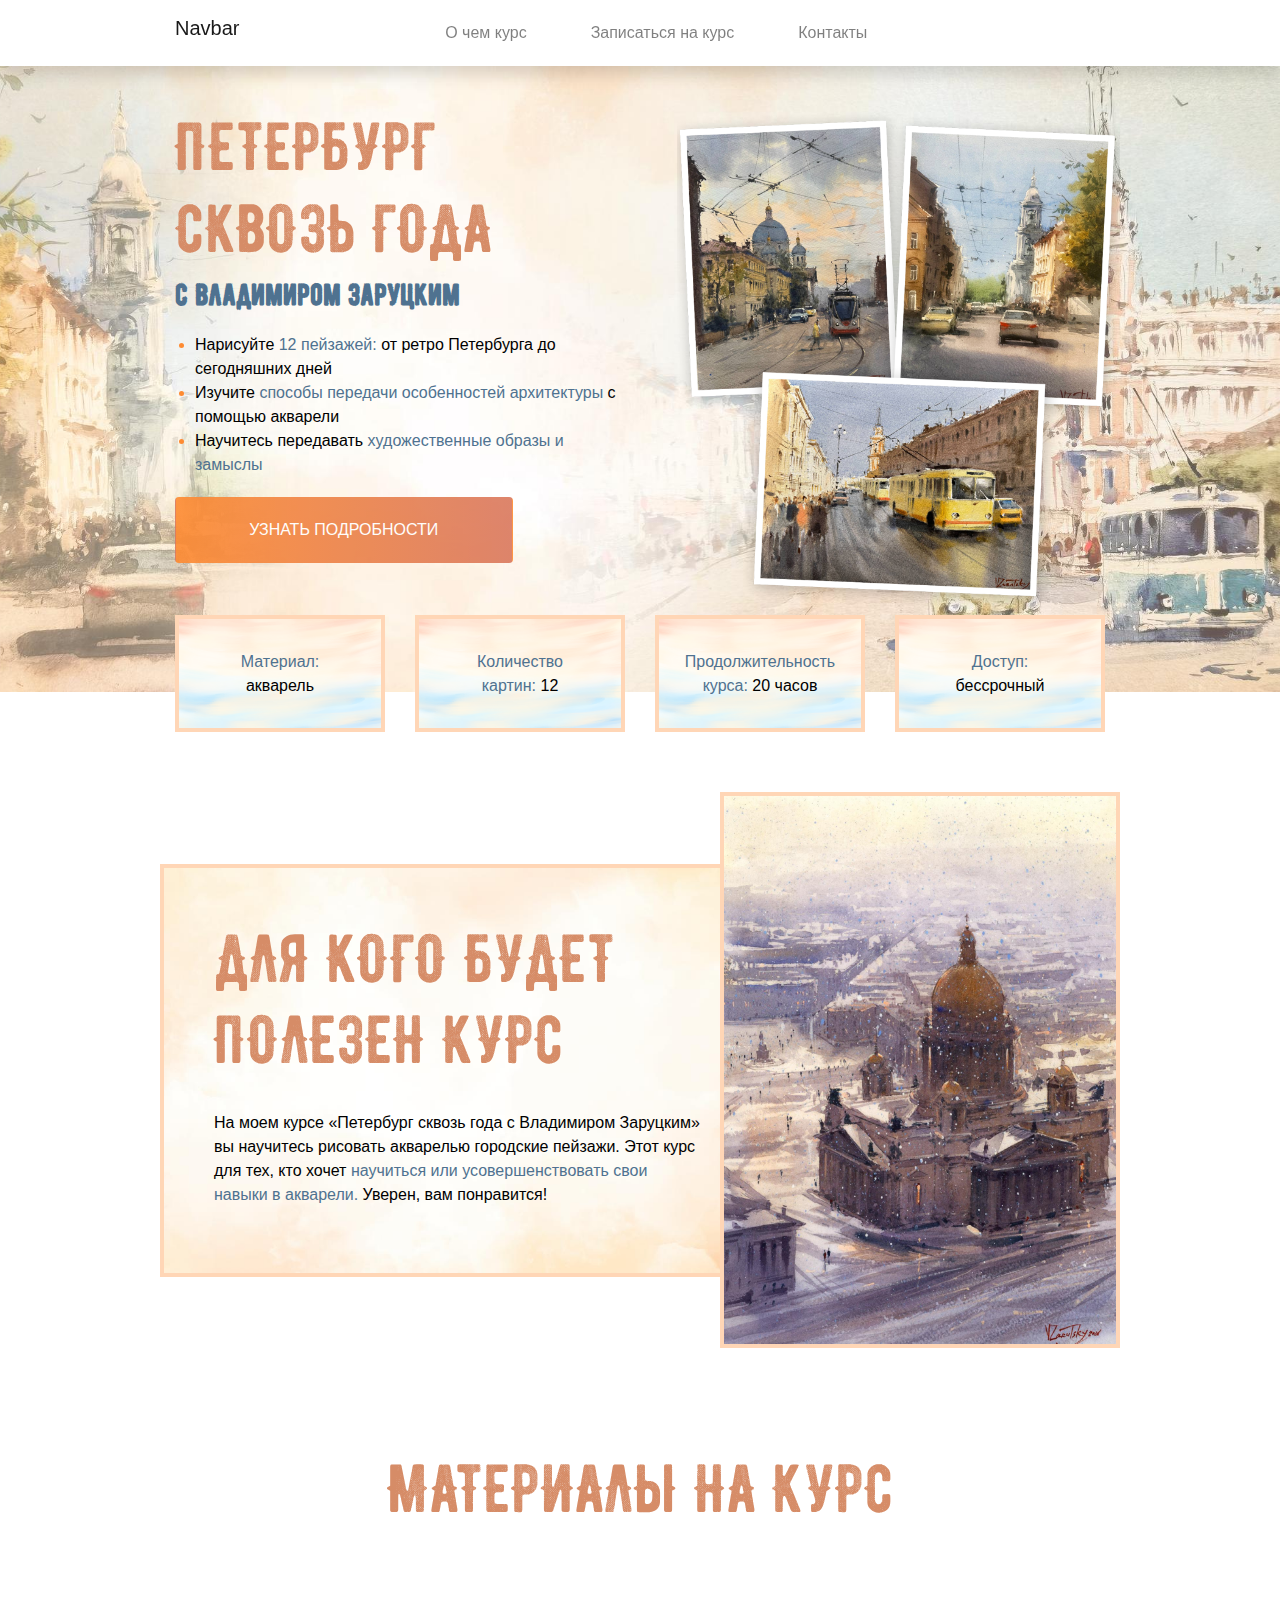
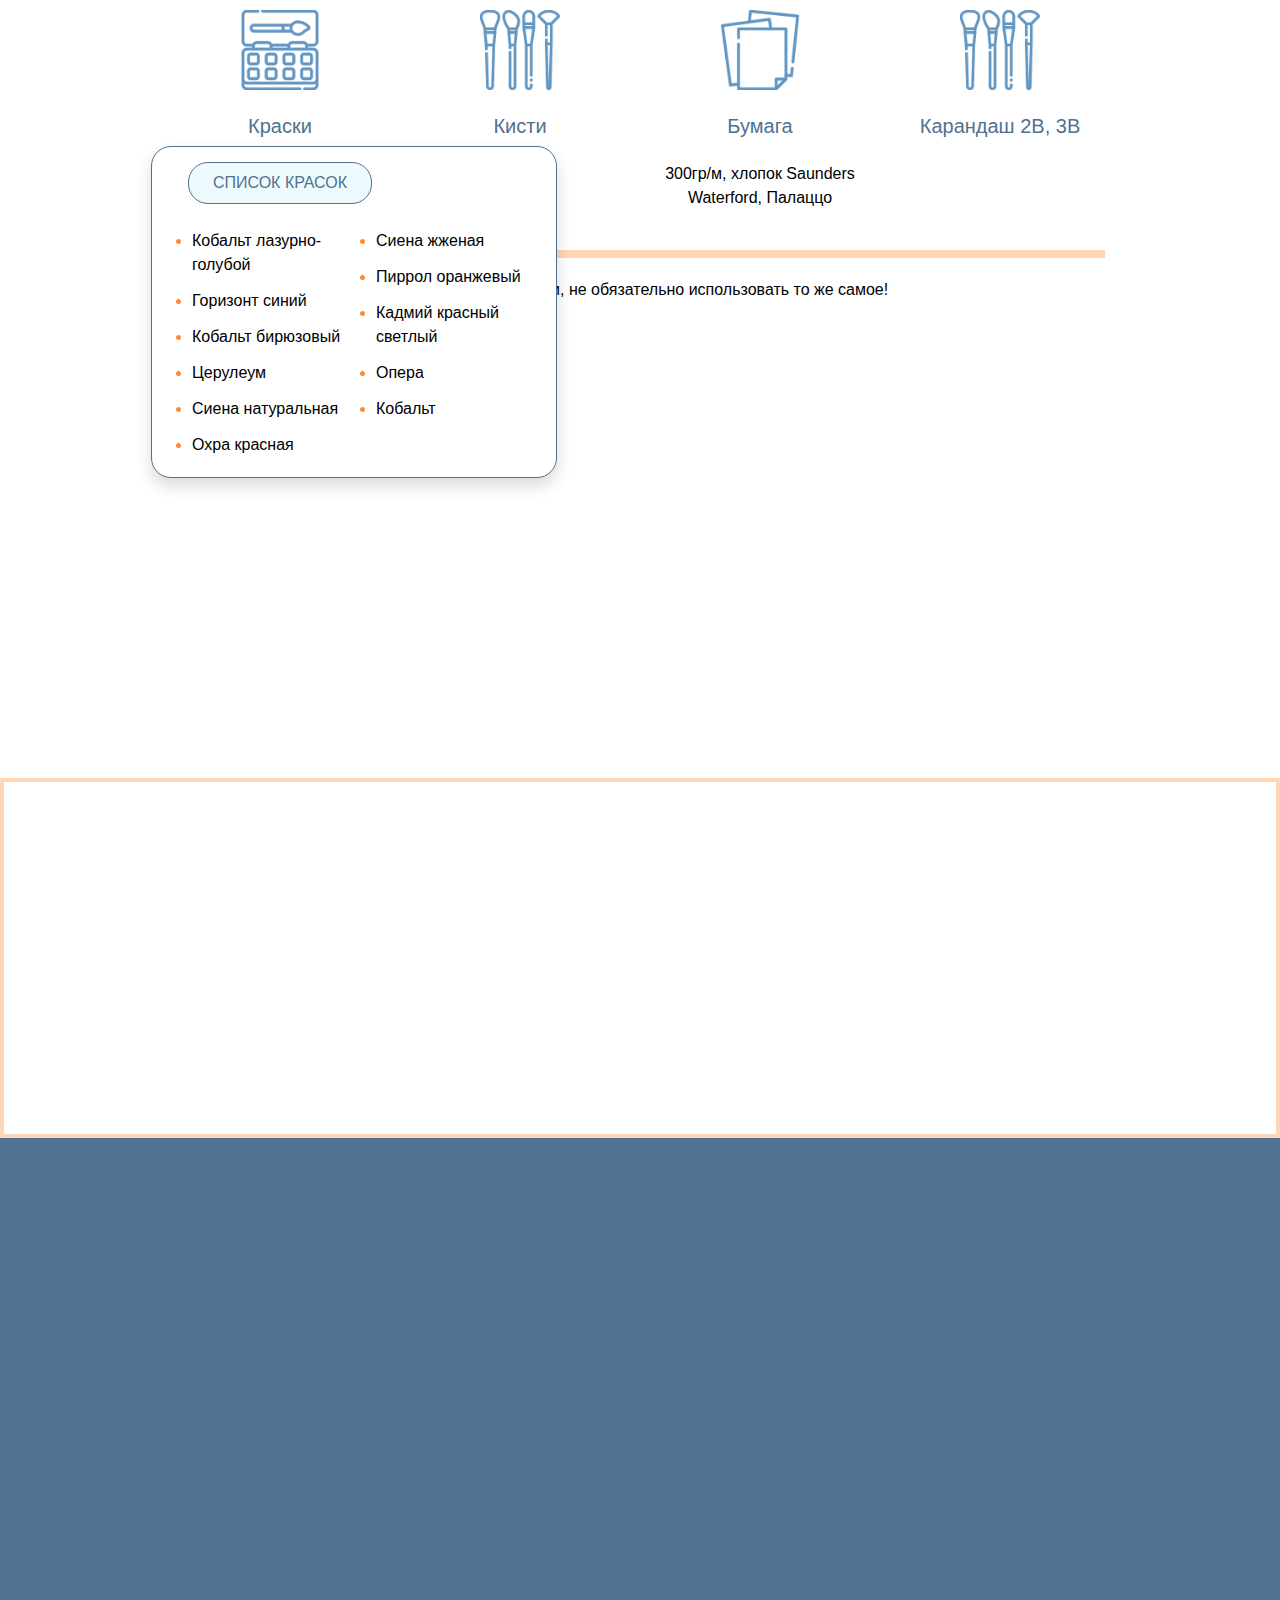
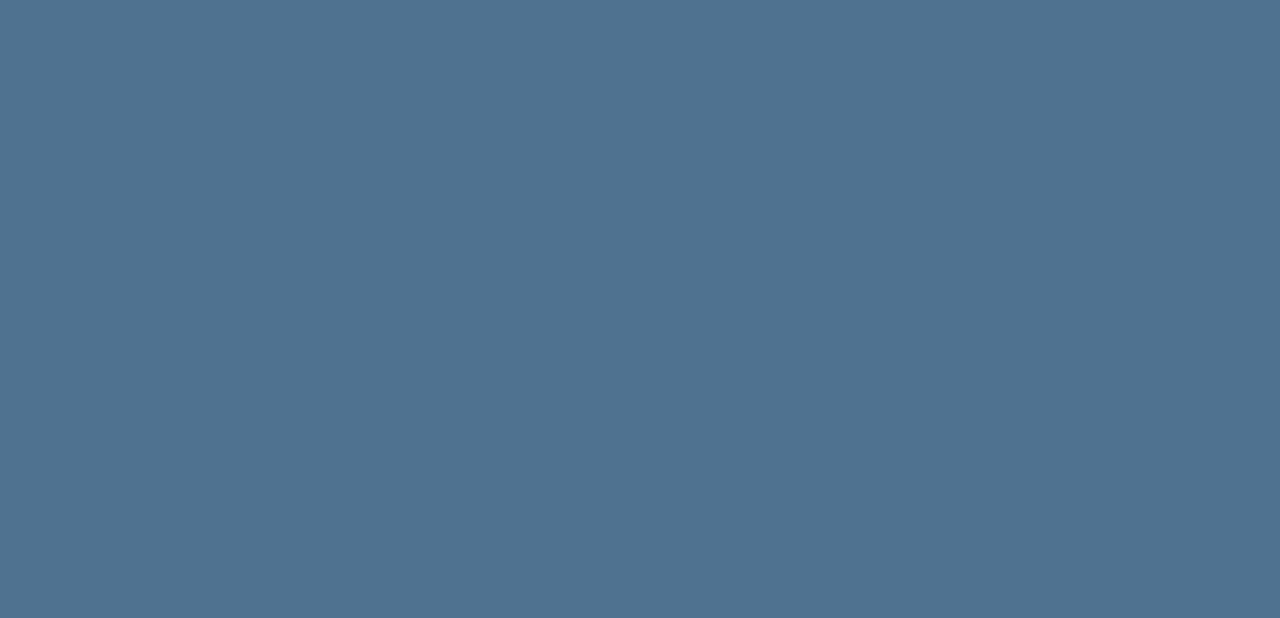
<file: index.html>
<!DOCTYPE html>
<html lang="en">

<head>
    <meta charset="UTF-8">
    <meta name="viewport" content="width=device-width, initial-scale=1.0">
    <!-- Обнуление стилей -->
    <link rel="stylesheet" href="assets/css/normalize.css">
    <!-- Бутстрап -->
    <link rel="stylesheet" href="assets/css/bootstrap.min.css">
    <!-- Свои стили -->
    <link rel="stylesheet" href="assets/css/typography.css">
    <link rel="stylesheet" href="assets/css/variables.css">
    <link rel="stylesheet" href="assets/fonts/BERNIERDISTRESSED-REGULAR.OTF">
    <link rel="stylesheet" href="assets/css/main.css">
    <!-- Cтили для компонентов -->
    <link rel="stylesheet" href="assets/css/components/header.css">
    <link rel="stylesheet" href="assets/css/components/hero-section.css">
    <link rel="stylesheet" href="assets/css/components/about-course.css">

    <link rel="icon" href="assets/images/logo.webp" type="image/x-icon">
    <title>Art Course</title>
</head>

<body>
    <header id="header"></header>
    <section id="hero"></section>
    <section id="about-course"></section>
    <div class="bg-blue" style="height: 200vh;">
        <div id="about-course" class="bg-white" style="height: 20%;"></div>
        <div id="contacts" class="bg-white border-peach" style="height: 20%;"></div>
    </div>
    <script src="assets/js/jquery-3.7.1.min.js"></script>
    <script src="assets/js/bootstrap.min.js"></script>
    <script>
        $("#header").load("components/header.html")
        $("#hero").load("components/hero-section.html")
        $("#about-course").load("components/about-course.html")
    </script>
</body>

</html>
</file>
<file: assets/css/typography.css>
@font-face {
    font-family: "PTSans-Bold";
    font-weight: 700;
    font-style: normal;
    src: url(../fonts/PTSans-Bold.ttf) format("truetype");
}

@font-face {
    font-family: "PTSans-Italic";
    font-weight: 400;
    font-style: italic;
    src: url(../fonts/PTSans-Italic.ttf) format("truetype");
}

@font-face {
    font-family: "PTSans-BoldItalic";
    font-weight: 700;
    font-style: italic;
    src: url(../fonts/PTSans-BoldItalic.ttf) format("truetype");
}

@font-face {
    font-family: "BERNIERDISTRESSED";
    font-weight: 400;
    font-style: normal;
    src: url(../fonts/BERNIERDISTRESSED-REGULAR.OTF) format("opentype");
}
</file>
<file: assets/css/variables.css>
:root {
    --color-black: #000;
    --color-white: #fff;

    --color-blue: #4F7290;
    --color-peach: #FFD6B6;
    --color-terra: #D68C67;

    --color-orange-gradient-start: #FE8B32;
    --color-orange-gradient-end: #DA785D;

    --gradient-orange: linear-gradient(90deg, var(--color-orange-gradient-start), var(--color-orange-gradient-end));

    --font-regular: "PTSans-Regular", sans-serif;
    --font-bold: "PTSans-Bold", sans-serif;
    --font-italic: "PTSans-Italic", sans-serif;
    --font-headline: "BERNIERDISTRESSED", sans-serif;
}
</file>
<file: assets/css/main.css>
html {
    scroll-behavior: smooth;
}

body {
    background-color: var(--color-white);
    color: var(--color-black);
    font-family: var(--font-regular);
}

#header {
    position: sticky;
    top: 0;
    z-index: 5;
}

li::marker {
    color: var(--color-orange-gradient-start);
}

ul {
    padding-inline-start: 20px;
}

button {
    cursor: pointer;
}

/* Оригинальная ширина контейнера - слишком большая */
@media (min-width: 1200px) {
    .container {
        max-width: 960px;
    }
}

.headline {
    font-family: var(--font-headline);
    font-size: 68px;
    color: var(--color-terra);
    text-transform: uppercase;
}

.btn {
    background: var(--gradient-orange);
    opacity: .9;
    color: var(--color-white);
    text-transform: uppercase;
    padding: 20px;
    transition: opacity 0.3s;
}

.btn:hover {
    opacity: 1;
}

.border-peach {
    border: 4px solid var(--color-peach);
}

.text-white {
    color: var(--color-white);
}

.text-black {
    color: var(--color-black);
}

.text-blue {
    color: var(--color-blue);
}

.text-terra {
    color: var(--color-terra);
}

.bg-terra {
    background-color: var(--color-terra);
}

.bg-blue {
    background-color: var(--color-blue);
}

.bg-white {
    background-color: var(--color-white);
}
</file>
<file: assets/css/components/header.css>
.navbar {
    box-shadow: 0 .5rem 1rem rgba(0, 0, 0, .15);

    .navbar-brand {
        height: 50px;
    }

    .site-nav {
        gap: 50px;
    }


    img {
        height: 100%;
        width: auto;
    }

    .nav-link {
        padding: 0;
    }

    .image-link {
        height: 24px;
    }
}
</file>
<file: assets/css/components/hero-section.css>
.hero-section {
    padding-block: 2.5rem;
    background: url(../../images/hero/bg-hero.jpg) no-repeat center / cover;
    overflow-x: clip;
    position: relative;

    .hero-text-block {
        margin-bottom: 1.25rem;
    }

    .hero-subtitle {
        font-size: 1.875rem;
        font-weight: bold;
        text-transform: lowercase;
        margin-bottom: 1.25rem;
    }

    .hero-list {
        margin-bottom: 1.25rem;
    }

    .hero-button {
        margin-bottom: 3.25rem;
    }

    .hero-illustration {
        position: absolute;
        height: 100%;
        top: 0;
        right: 0;
    }

    .hero-cards-container {
        margin-bottom: -5rem;
        position: relative;
        row-gap: 1.5rem;
    }

    .hero-card {
        position: relative;
    }

    .hero-card-background {
        width: 100%;
        height: auto;
    }

    .hero-card-content {
        position: absolute;
        inset: 0;
        display: flex;
        justify-content: center;
        align-items: center;
        padding: 1.875rem;
        text-align: center;
    }
}
</file>
<file: assets/css/components/about-course.css>
.about-block {
    padding-block: 100px;

    .about-title {
        margin-bottom: 30px;
    }

    .about-info {
        margin-bottom: 100px;
    }

    .about-info-text {
        padding: 50px 18px 50px 50px;
        background: url(../../images/about/about-bg.jpg) no-repeat center / cover;
    }

    .course-materials {
        margin-bottom: 80px;
    }

    .material-dropdown {
        position: relative;
    }

    .material-dropdown-btn {
        position: relative;
        z-index: 1;
        background-color: #EDFBFE;
        color: var(--color-blue);
        border: 1px solid var(--color-blue);
        outline: none;
        text-transform: uppercase;
        padding: 8px 24px;
        border-radius: 20px;
    }

    .material-dropdown-wrapper {
        position: absolute;
        border: 1px solid var(--color-blue);
        top: -16px;
        left: -24px;
        padding: 20px;
        border-radius: 20px;
        z-index: 0;
        box-shadow: 0 .5rem 1rem rgba(0, 0, 0, .15) !important;
    }

    .material-dropdown-list {
        display: flex;
        flex-direction: column;
        flex-wrap: wrap;
        max-height: 260px;
        row-gap: 12px;
        column-gap: 24px;
    }

    .material-item {
        text-align: start;
        max-width: 160px;
    }

    .material-illustration {
        height: 80px;
    }

    .about-division {
        margin-bottom: 20px;
    }
}
</file>
